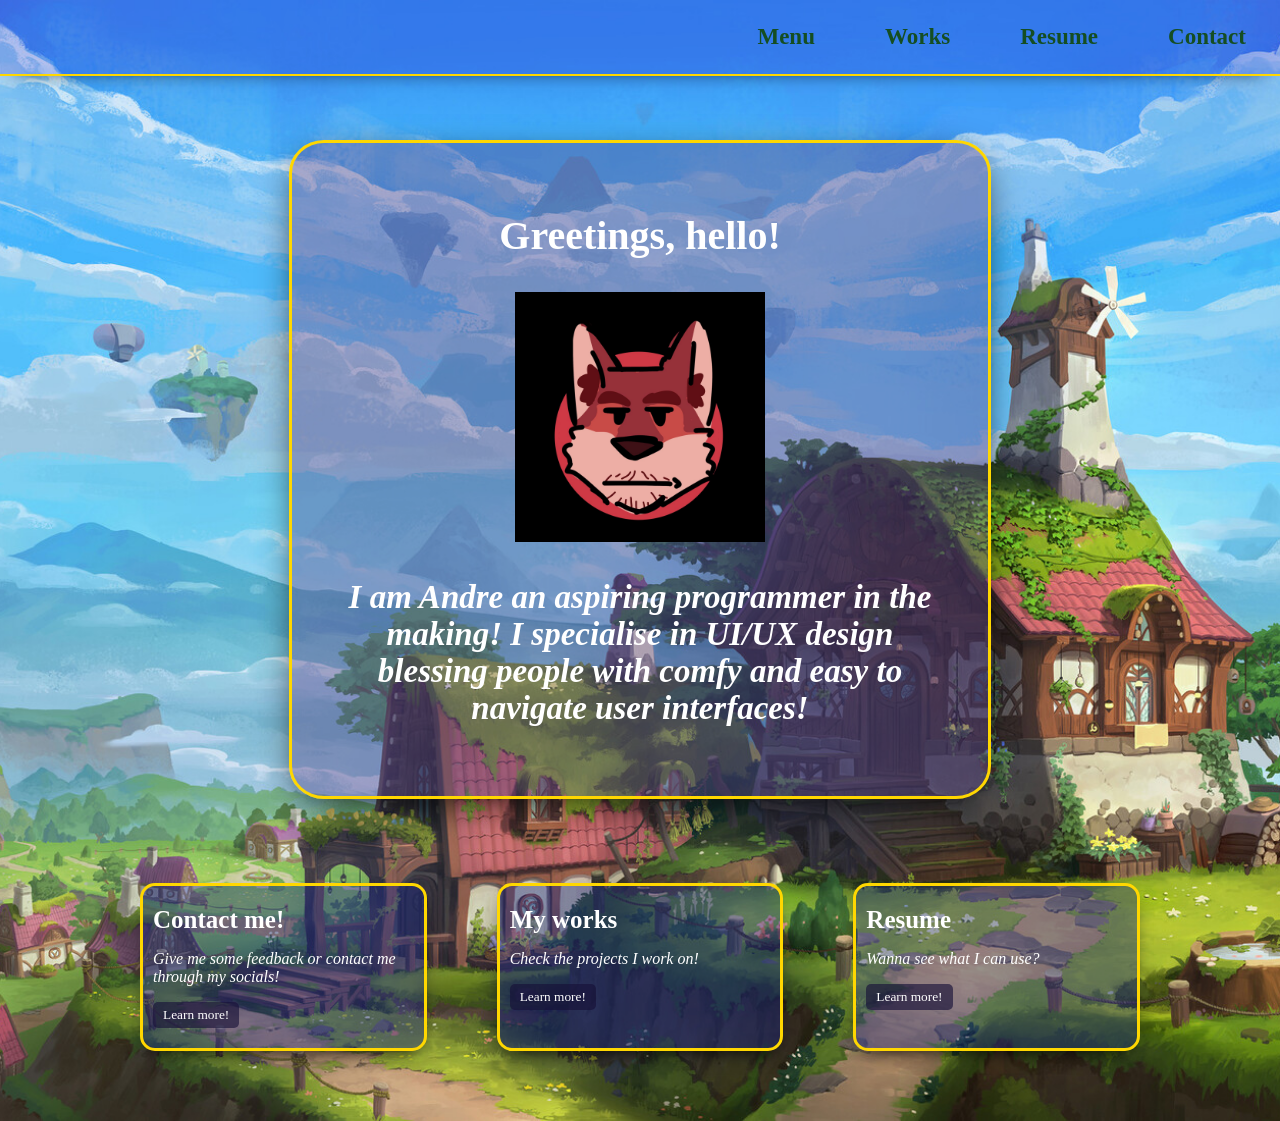
<file: index.html>
<!DOCTYPE html>
<html lang="en">
<head>
    <meta charset="UTF-8">
    <meta name="viewport" content="width=device-width, initial-scale=1.0">
    <link rel="stylesheet" href="homie.css">
    <title>Document</title>
</head>
<body class="background-body">


  <header class="header">

    <div>

    </div>

    <nav class="nav">
        <a href="index.html"> Menu </a>
        <a href="projects.html"> Works </a>
        <a href="resume.html"> Resume </a>
        <a href="contact.html"> Contact </a>
    </nav>
 </header>

 <main>
    
    <section class="main-about">
        <div class="container-about">
            <h2 class="custom-text2"> Greetings, hello! </h2>
            <img src="unknown.jpg" width="250" height="250">
            <h3 class="custom-text1"> I am Andre an aspiring programmer in the making! I specialise in UI/UX design
                blessing people with comfy and easy to navigate user interfaces! </h3>
        </div>
    </section>

    <section class="displays container-display">
        <article class="content">
            <h3 class="custom-text3"> Contact me! </h3>
            <p class='custom-text4'> Give me some feedback or contact me through my socials!  </p>
            <button class="button-style1" type="button" onclick="window.location.href='contact.html'"> Learn more! </button>
        </article>

        <article class="content">
            <h3 class="custom-text3"> My works </h3>
            <p class="custom-text4"> Check the projects I work on! </p>
            <button class="button-style1" type="button" onclick="window.location.href='projects.html'"> Learn more! </button>
        </article>

        <article class="content">
            <h3 class="custom-text3"> Resume </h3>
            <p class="custom-text4"> Wanna see what I can use? </p>
            <button class="button-style1" type="button" onclick="window.location.href='resume.html'"> Learn more! </button>
        </article>
    </section>

 </main>


</body>
</html>
</file>
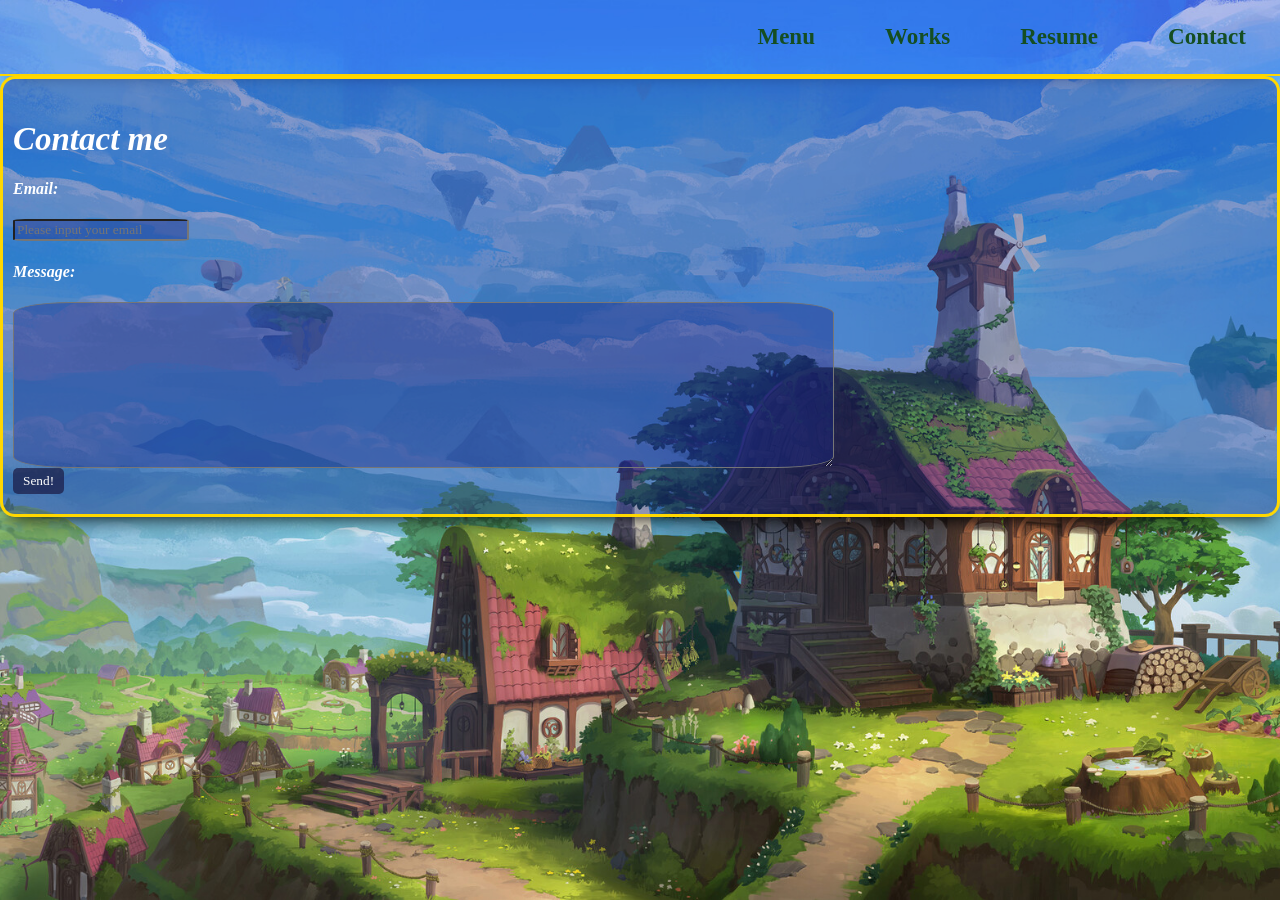
<file: contact.html>
<!DOCTYPE html>
<html lang="en">
<head>
    <meta charset="UTF-8">
    <meta name="viewport" content="width=device-width, initial-scale=1.0">
    <link rel="stylesheet" href="homie.css">
    <title>Document</title>
</head>
<body class="background-body">

 <header class="header">

    <div>

    </div>

     <nav class="nav">
        <a href="index.html"> Menu </a>
        <a href="projects.html"> Works </a>
        <a href="resume.html"> Resume </a>
        <a href="contact.html"> Contact </a>
    </nav>
 </header>

 <main class="content">

    <h1 class ="custom-text1"> Contact me </h1>

    <form id="form">
        <label>
            <h4 class="custom-text4"> Email: </h4>
            <input class="label-thing" type="email" name="email" placeholder="Please input your email" required> 
        </label>

        <label>
            <h4 class="custom-text4">
                Message:
            </h4>
            <textarea class="label-thing" name="message" rows="10" cols="100" placeholder="Message here please..." required> </textarea>
        </label>

        <button type="submit" class="button-style1"> Send! </button>
    </form>
    

 </main>

 <script src="homer.js"></script>
</body>
</html>
</file>
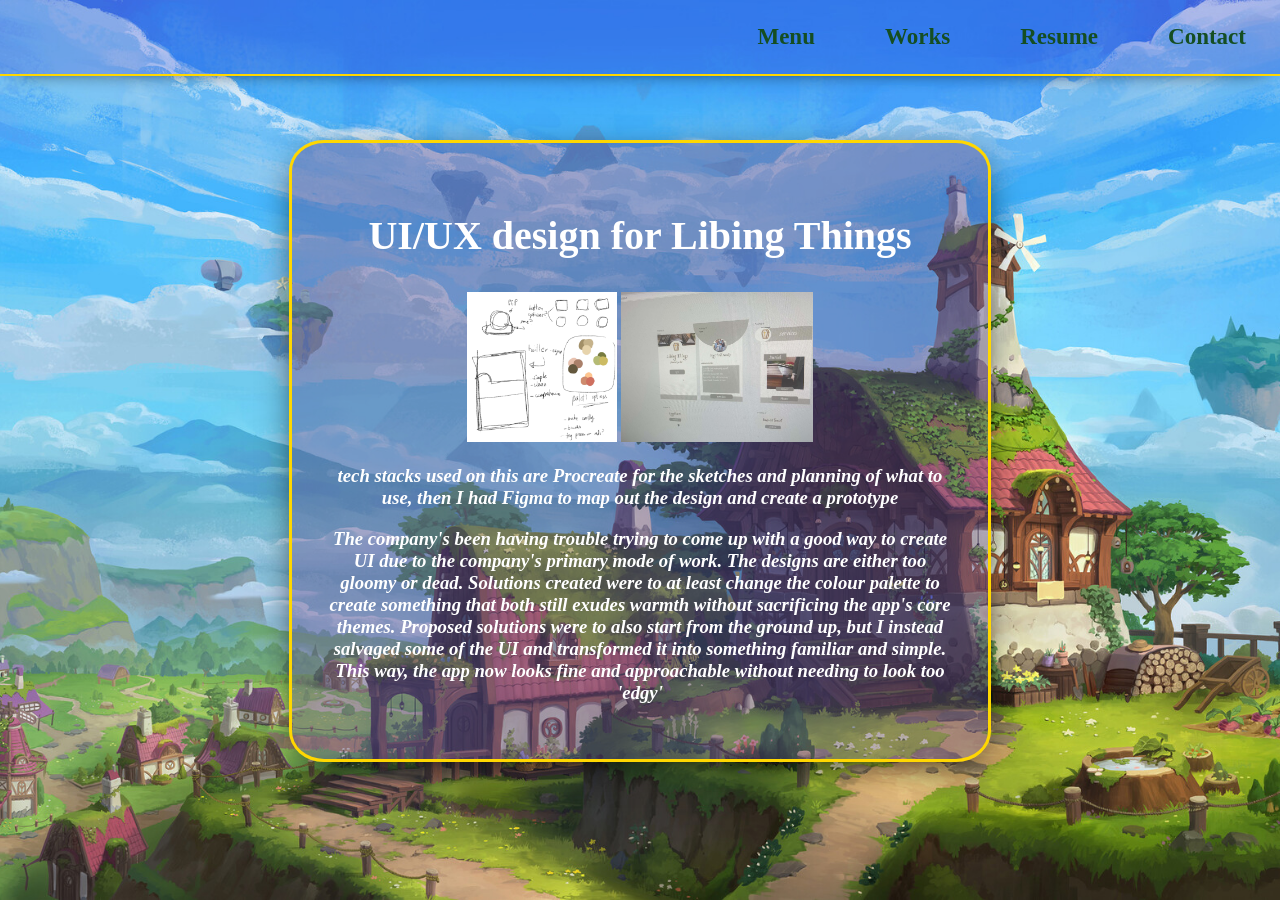
<file: project1.html>
<!DOCTYPE html>
<html lang="en">
<head>
    <meta charset="UTF-8">
    <meta name="viewport" content="width=device-width, initial-scale=1.0">
    <link rel="stylesheet" href="homie.css">
    <title>Document</title>
</head>
<body class="background-body">


  <header class="header">

    <div>

    </div>

    <nav class="nav">
        <a href="index.html"> Menu </a>
        <a href="projects.html"> Works </a>
        <a href="resume.html"> Resume </a>
        <a href="contact.html"> Contact </a>
    </nav>
 </header>

 <main>
    
    <section class="main-about">
        <div class="container-about">
            <h2 class="custom-text2"> UI/UX design for Libing Things </h2>
            <img src="aabcb263-a29e-4946-89dd-e1524c3a8e2e.jpg" width="150" height="150">
            <img src="e94f9665-1497-48c8-8ac6-622c6bc76541.jpg" width=""150 height="150">  
            <h3 class="custom-text4"> tech stacks used on this are Procreate for the sketches and planning of what to use, then I had Figma to map out the design
                and create a prototype </h3>
            <h3 class="custom-text4"> The company's been having trouble trying to come up with a good way to create UI due to the company's primary mode of work.
                The designs are either too gloomy or dead. Solutions created were to at least change the colour palette to create something that both still exudes warmth 
                without sacrificing the app's core themes. Proposed solutions were to also start from the ground up, but I instead salvaged some of the UI and transformed it 
                into something familiar and simple. This way, the app now looks fine and approachable without needing to look too 'edgy'  </h3>
        </div>
    </section>

 </main>


</body>
</html>
</file>
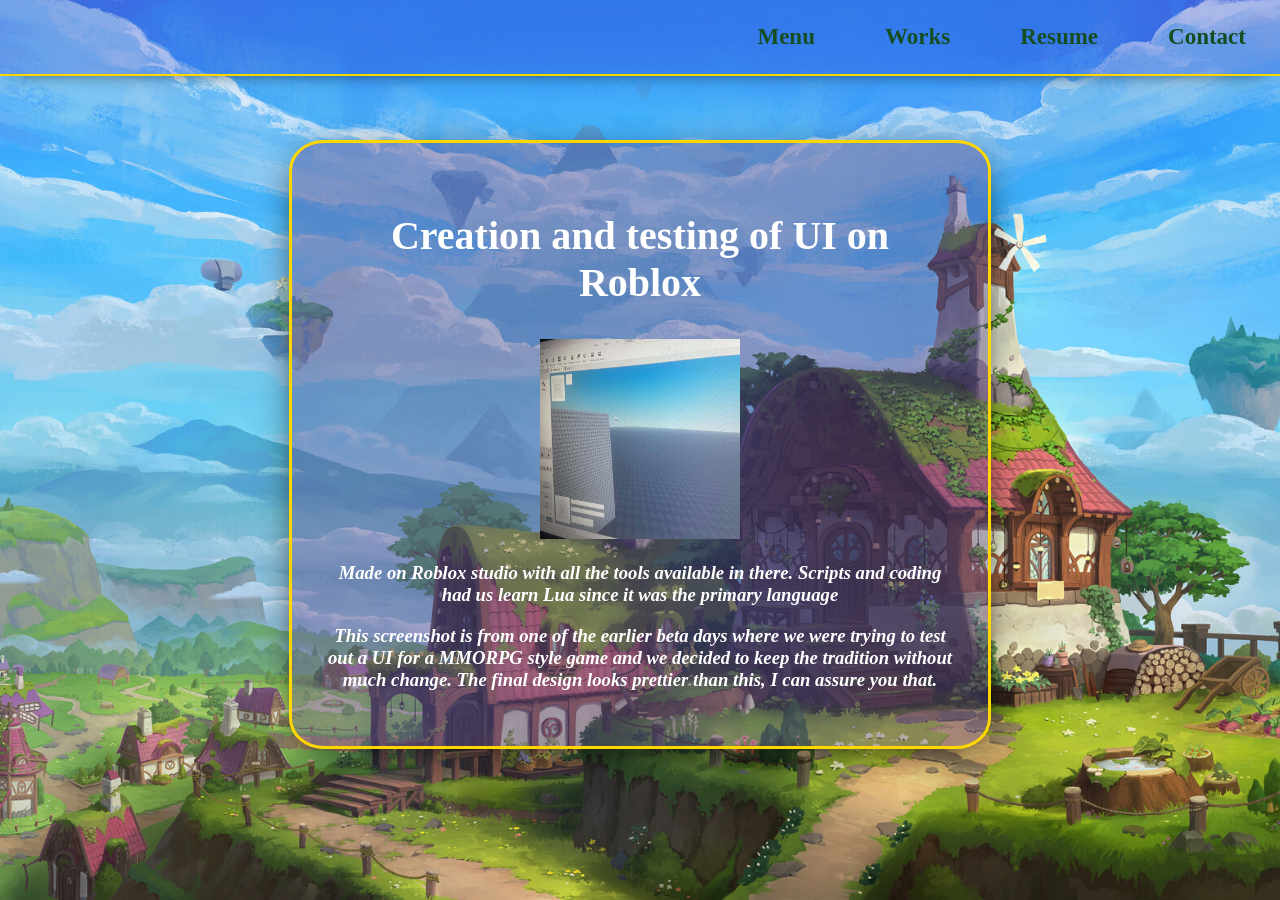
<file: project2.html>
<!DOCTYPE html>
<html lang="en">
<head>
    <meta charset="UTF-8">
    <meta name="viewport" content="width=device-width, initial-scale=1.0">
    <link rel="stylesheet" href="homie.css">
    <title>Document</title>
</head>
<body class="background-body">


  <header class="header">

    <div>

    </div>

    <nav class="nav">
        <a href="index.html"> Menu </a>
        <a href="projects.html"> Works </a>
        <a href="resume.html"> Resume </a>
        <a href="contact.html"> Contact </a>
    </nav>
 </header>

 <main>
    
    <section class="main-about">
        <div class="container-about">
            <h2 class="custom-text2"> Creation and testing of UI on Roblox </h2>
            <img src="9bf48e62-87cf-40e2-8fcb-deea68abe027.jpg" width="200" height="200">
            <h3 class="custom-text4"> Made on Roblox studio with all the tools available in there. Scripts and coding had us learn Lua since it was the primary language 
                 </h3>
            <h3 class="custom-text4"> This screenshot is from one of the earlier beta days where we were trying to test out a UI for a MMORPG style game and we decided to 
                keep the tradition without much change. The final design looks prettier than this, I can assure you that.  </h3>
        </div>
    </section>

 </main>


</body>
</html>
</file>
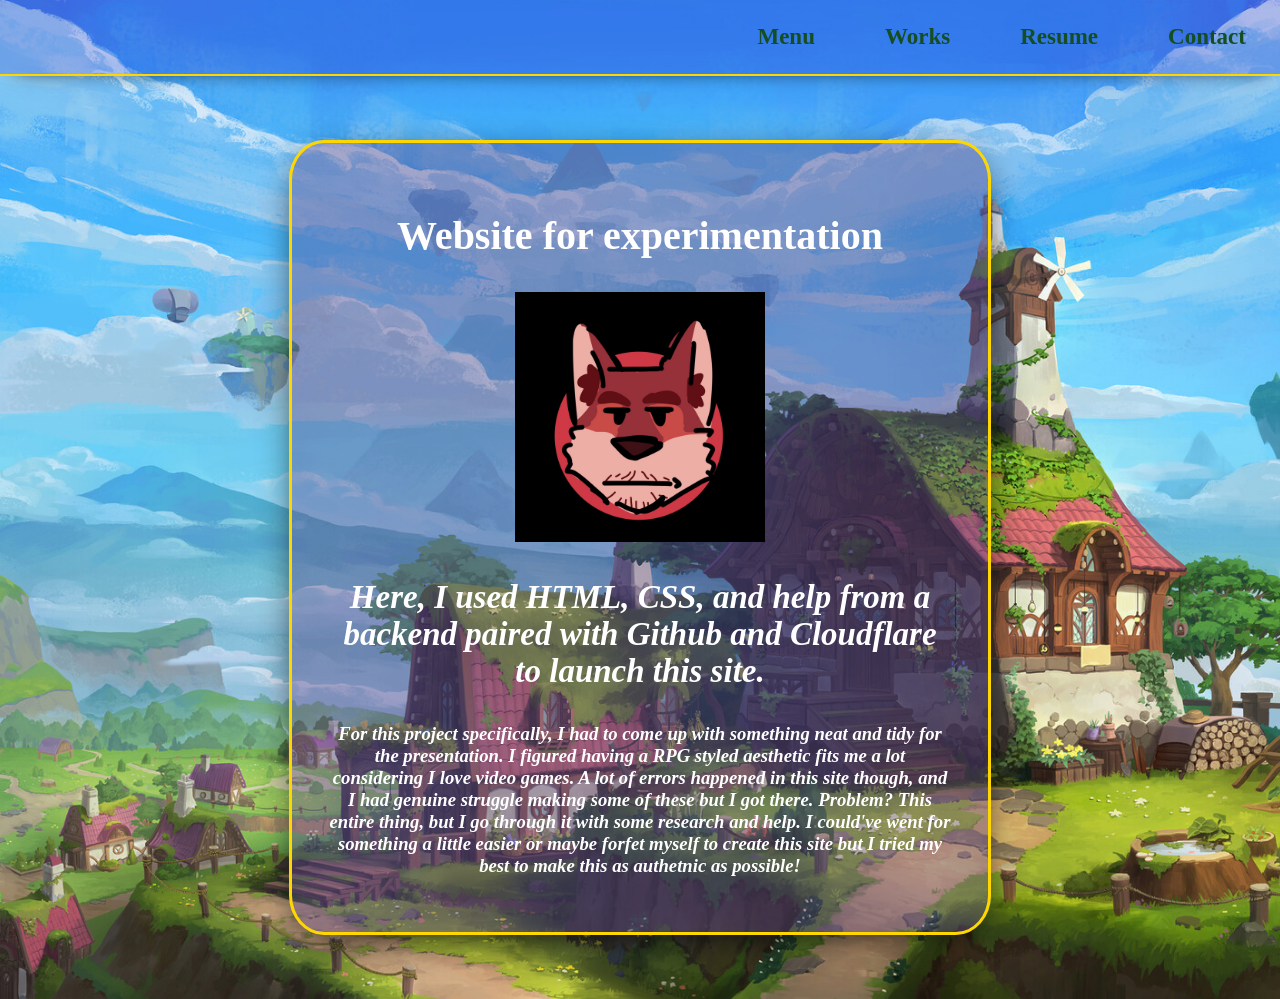
<file: project3.html>
<!DOCTYPE html>
<html lang="en">
<head>
    <meta charset="UTF-8">
    <meta name="viewport" content="width=device-width, initial-scale=1.0">
    <link rel="stylesheet" href="homie.css">
    <title>Document</title>
</head>
<body class="background-body">


  <header class="header">

    <div>

    </div>

    <nav class="nav">
        <a href="index.html"> Menu </a>
        <a href="projects.html"> Works </a>
        <a href="resume.html"> Resume </a>
        <a href="contact.html"> Contact </a>
    </nav>
 </header>

 <main>
    
    <section class="main-about">
        <div class="container-about">
            <h2 class="custom-text2"> Website for experimentation </h2>
            <img src="unknown.jpg" width="250" height="250">
            <h3 class="custom-text1"> Here, I used HTML, CSS, and help from a backend paired with Github and Cloudflare to launch this site. </h3>
            <h3 class="custom-text4"> For this project specifically, I had to come up with something neat and tidy for the presentation. I figured having
                a RPG styled aesthetic fits me a lot considering I love video games. A lot of errors happened in this site though, and I had genuine struggle making
            some of these but I got there. Problem? This entire thing, but I go through it with some research and help. I could've went for something a little easier or maybe
        forfet myself to create this site but I tried my best to make this as authetnic as possible! </h3>
        </div>
    </section>

 </main>


</body>
</html>
</file>
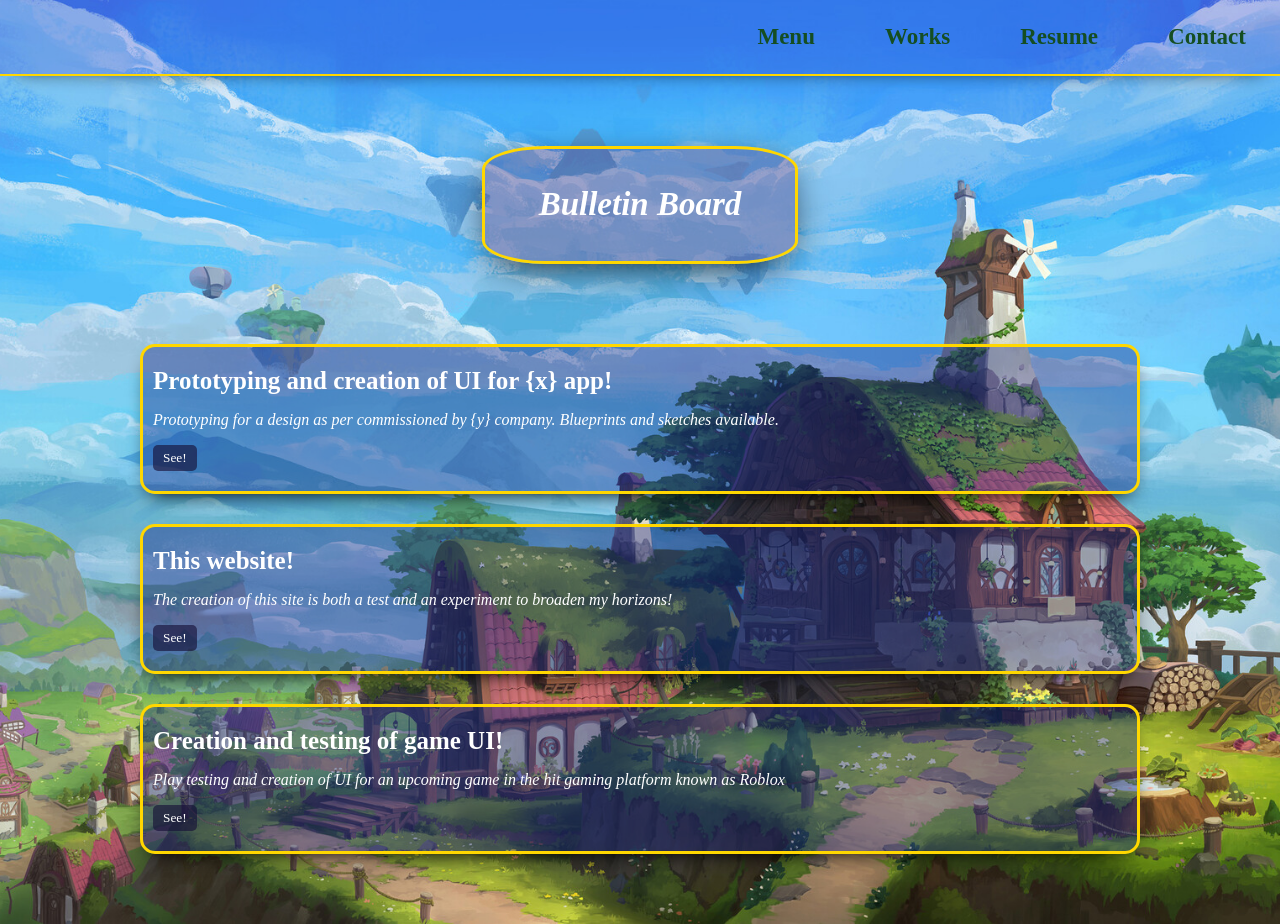
<file: projects.html>
<!DOCTYPE html>
<html lang="en">
<head>
    <meta charset="UTF-8">
    <meta name="viewport" content="width=device-width, initial-scale=1.0">
    <link rel="stylesheet" href="homie.css">
    <title>Document</title>
</head>
<body class="background-body">

<header class="header">

    <div>
    
    </div>

     <nav class="nav">
        <a href="index.html"> Menu </a>
        <a href="projects.html"> Works </a>
        <a href="resume.html"> Resume </a>
        <a href="contact.html"> Contact </a>
    </nav>
</header>

 <main>
    
    <section class="displays2 container-display">
        <div class="resume-about">
            <div class="resutainer-about">
                <h1 class="custom-text1"> Bulletin Board </h1>
            </div>
        </div>
        <article class="content">
            <h3 class="custom-text3"> Prototyping and creation of UI for {x} app! </h3>
            <p class="custom-text4"> Prototyping for a design as per commissioned by {y} company. Blueprints and sketches available. </p>
            <button class="button-style1" type="button" onclick="window.location.href='project1.html'"> See! </button>
        </article>

        <article class="content">
            <h3 class="custom-text3">This website! </h3>
            <p class="custom-text4"> The creation of this site is both a test and an experiment to broaden my horizons! </p>
            <button class="button-style1" type="button" onclick="window.location.href='project3.html'"> See! </button>
        </article>

        <article class="content">
            <h3 class="custom-text3"> Creation and testing of game UI! </h3>
            <p class="custom-text4"> Play testing and creation of UI for an upcoming game in the hit gaming platform known as Roblox </p>
            <button class="button-style1" type="button" onclick="window.location.href='project2.html'"> See! </button>
        </article>
    </section>

 </main>


</body>
</html>
</file>
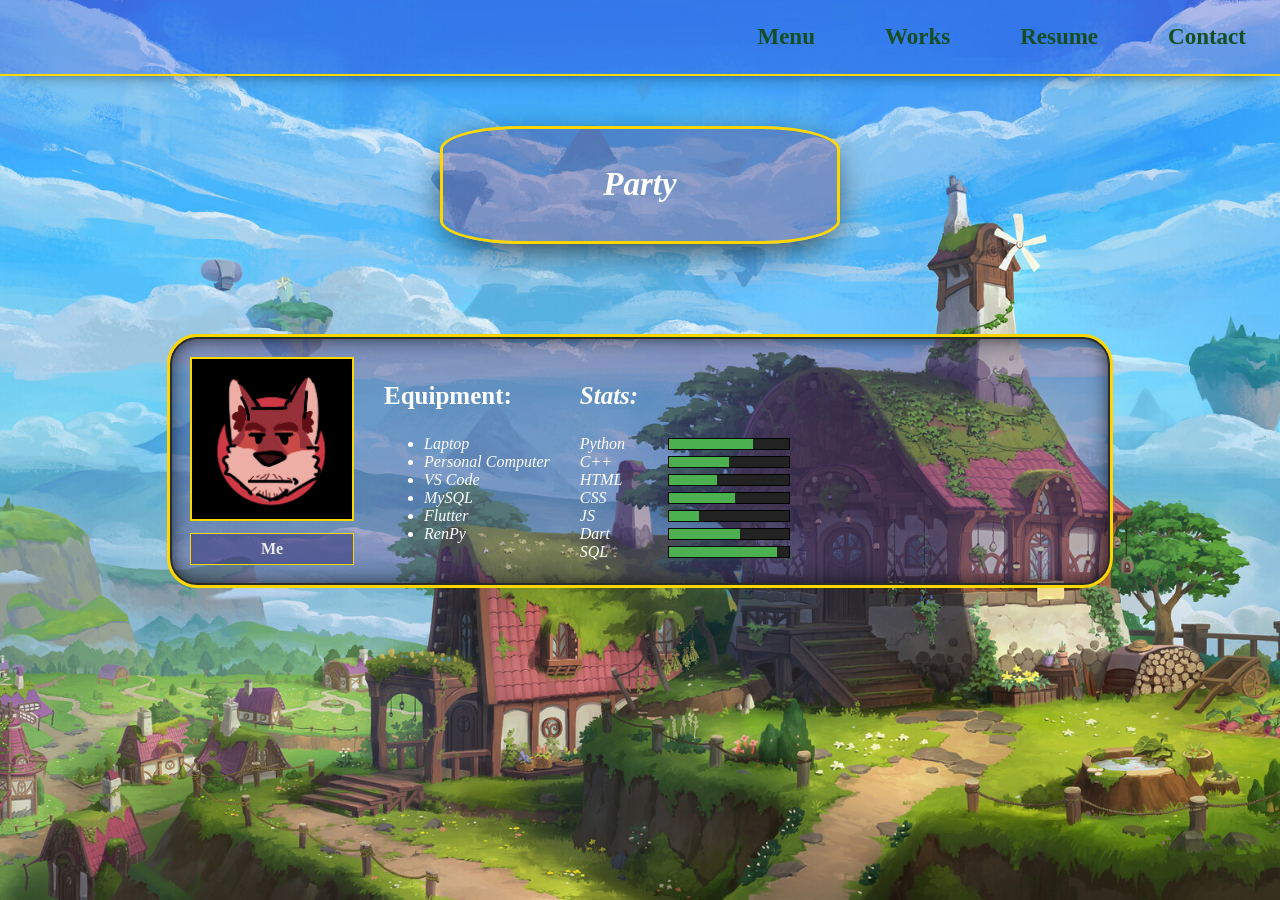
<file: resume.html>
<!DOCTYPE html>
<html lang="en">
<head>
    <meta charset="UTF-8">
    <meta name="viewport" content="width=device-width, initial-scale=1.0">
    <link rel="stylesheet" href="homie.css">
    <title>Document</title>
</head>
<body class="background-body">

<header class="header"> 
    <div>
    </div>
     <nav class="nav">
        <a href="index.html"> Menu </a>
        <a href="projects.html"> Works </a>
        <a href="resume.html"> Resume </a>
        <a href="contact.html"> Contact </a>
    </nav>
</header>

 <main>

  <section class="resume-about">
    <div class="resutainer-about">
      <h1 class="custom-text1"> Party </h1>
    </div>
  </section>

<div class="card">
  <div class="top">
    <div class="portrait">
      <img src="unknown.jpg">
      <div class="nameplate">
        <strong> Me </strong>
      </div>
    </div>

    <div>
    <h3 class ='custom-text3'> Equipment:</h3>
    <ul class='custom-text4'>
      <li>Laptop</li>
      <li>Personal Computer</li>
      <li>VS Code</li>
      <li>MySQL</li>
      <li>Flutter</li>
      <li>RenPy</li>

    </ul>
    </div>

  <section class="custom-text4">
    <h3 class="custom-text3"> Stats:</h3>
    <div class="stats ">
      <div class="bar-row">
        <label>Python</label>
        <div class="bar py"><span></span></div>
      </div>

      <div class="bar-row">
        <label>C++</label>
        <div class="bar c"><span></span></div>
      </div>

      <div class="bar-row">
        <label>HTML</label>
        <div class="bar html"><span></span></div>
      </div>

      <div class="bar-row">
        <label>CSS</label>
        <div class="bar css"><span></span></div>
      </div>

      <div class="bar-row">
        <label>JS</label>
        <div class="bar js"><span></span></div>
      </div>

        <div class="bar-row">
        <label>Dart</label>
        <div class="bar dart"><span></span></div>
      </div>

      <div class="bar-row">
        <label>SQL</label>
        <div class="bar sql"><span></span></div>
      </div>
    </div>
  </section>

</div>

 </main>


</body>
</html>
</file>
<file: homie.css>
.background-body{
    background-image: url(1224460.jpg);
    background-size: cover;
    margin: 0;
    height: 100%;
    background-position: center;
    background-repeat: no-repeat;
    min-height: 100vh;
}

.header {
  display:flex;
  align-items:center;
  justify-content:space-between;
  padding:18px 24px;
  background: rgba(19, 6, 196, 0.185);
  border-bottom: 2px solid gold;
  box-shadow: 0 10px 20px -17px black;
}

.nav{
    display: flex;
    gap: 50px;
    align-items: center;
    font-family:Cambria, Cochin, Georgia, Times, 'Times New Roman', serif;
    font-size: 23px;
}

.nav a{
    text-decoration: none;
    color:rgb(21, 78, 34);
    font-weight: 700;
    padding: 6px 10px;
    border-radius: 7px;
}

.nav a:hover{
    background: rgba(39, 30, 117, 0.411);
    color:aliceblue;
    box-shadow: 0 0 0 1px gold;
}



.main-about{
    display: flex;
    align-items: center;
    justify-content: center;
    padding: 64px 16px;
}

.container-about{
    max-width:var(--container);
    width: 50%;
    max-width: 1200px;
    background: rgba(88, 66, 132, 0.4);
    padding: 36px;
    box-shadow: 0px 10px 40px -13px rgba(0, 0, 0, 2);
    text-align: center;
    border-style:solid;
    border-radius: 5%;
    border-color: gold;
}

.resume-about{
    display: flex;
    align-items: center;
    justify-content: center;
    padding: 50px 16px;
}

.resutainer-about{
    max-width:var(--container);
    width: 30%;
    max-width: 1200px;
    background: rgba(88, 66, 132, 0.4);
    padding: 10px;
    box-shadow: 0px 10px 40px -13px rgba(0, 0, 0, 2);
    text-align: center;
    border-style:solid;
    border-radius: 20%;
    border-color: gold;
}

.custom-text1 {
    font-family: Cambria, Cochin, Georgia, Times, 'Times New Roman', serif;
    font-style: italic;
    color: white;
    font-size: 33px;
}

.custom-text2 {
    font-family: Cambria, Cochin, Georgia, Times, 'Times New Roman', serif;
    font-style: bold;
    color: white;
    font-size: 40px;
}

.custom-text3{
    font-family: Cambria, Cochin, Georgia, Times, 'Times New Roman', serif;
    font-style: bold;
    color: white;
    font-size: 25px;
}

.custom-text4{
    font-family: Cambria, Cochin, Georgia, Times, 'Times New Roman', serif;
    font-style: italic;
    color: white;
}

.displays{
    display: grid;
    grid-template-columns:repeat(auto-fit,minmax(220px,1fr));
    gap: 70px;
}

.displays2{
    display: grid;
    gap: 30px;
}

.container-display{
    max-width: 1000px;
    margin: 20px auto;
    padding: 0 18px 50px;
}

.content{
    background: rgba(20, 37, 133, 0.4);
    padding: 20px 10px;
    border-radius: 15px;
    border-style: solid;
    border-color: gold;
    box-shadow: 0 10px 20px -10px black;

}

.content h3{
    margin-top:0; 
    margin-bottom: 6px;
}



.label-thing {
  display: block;
  color: var(--sepia);
  background-color: rgba(20, 37, 133, 0.4);
  border-radius: 7%;
  font-family: Cambria, Cochin, Georgia, Times, 'Times New Roman', serif;
}



.card {
  width: 900px;
  max-width: 1200px;
  margin: 40px auto;
  color: #eaeaea;
  font-family: "Georgia", serif;
  background: rgba(88, 66, 132, 0.4);
  border: 3px solid gold;
  box-shadow:
    inset 0 0 0 2px #2b2b2b,
    inset 0 0 20px rgba(0,0,0,0.8);
  padding: 20px;
  border-radius: 30px;
}

.top {
  display: flex;
  gap: 30px;
}

.stats p {
  display: flex;
  justify-content: space-between;
  width: 180px;
}

.portrait img {
  width: 160px;
  border: 2px solid gold;
}

.nameplate {
  margin-top: 8px;
  padding: 6px;
  background: rgba(45, 38, 112, 0.479);
  border: 1px solid gold;
  text-align: center;
}

.bar-row {
  display: grid;
  grid-template-columns: 80px 1fr;
  align-items: center;
  gap: 8px;
}

.bar {
  width: 120px;
  height: 10px;
  background: #222;
  border: 1px solid #000;
  position: relative;
}

.bar span {
  position: absolute;
  height: 100%;
  left: 0;
  top: 0;
}

.py span {
  width: 70%;
  background: #4caf50;
}

.c span {
  width: 50%;
  background: #4caf50;
}

.html span {
  width: 40%;
  background: #4caf50;
}

.css span {
  width: 55%;
  background: #4caf50;
}

.js span {
  width: 25%;
  background: #4caf50;
}

.dart span {
  width: 59%;
  background: #4caf50;
}

.sql span {
  width: 90%;
  background: #4caf50;
}

.button-style1 {
  font-family:Cambria, Cochin, Georgia, Times, 'Times New Roman', serif;
  border-style:hidden;
  padding: 5px 10px;
  border-color: gold;
  background-color: rgba(22, 16, 56, 0.637);
  border-radius: 5px;
  color: white;
  cursor:pointer;
}
</file>
